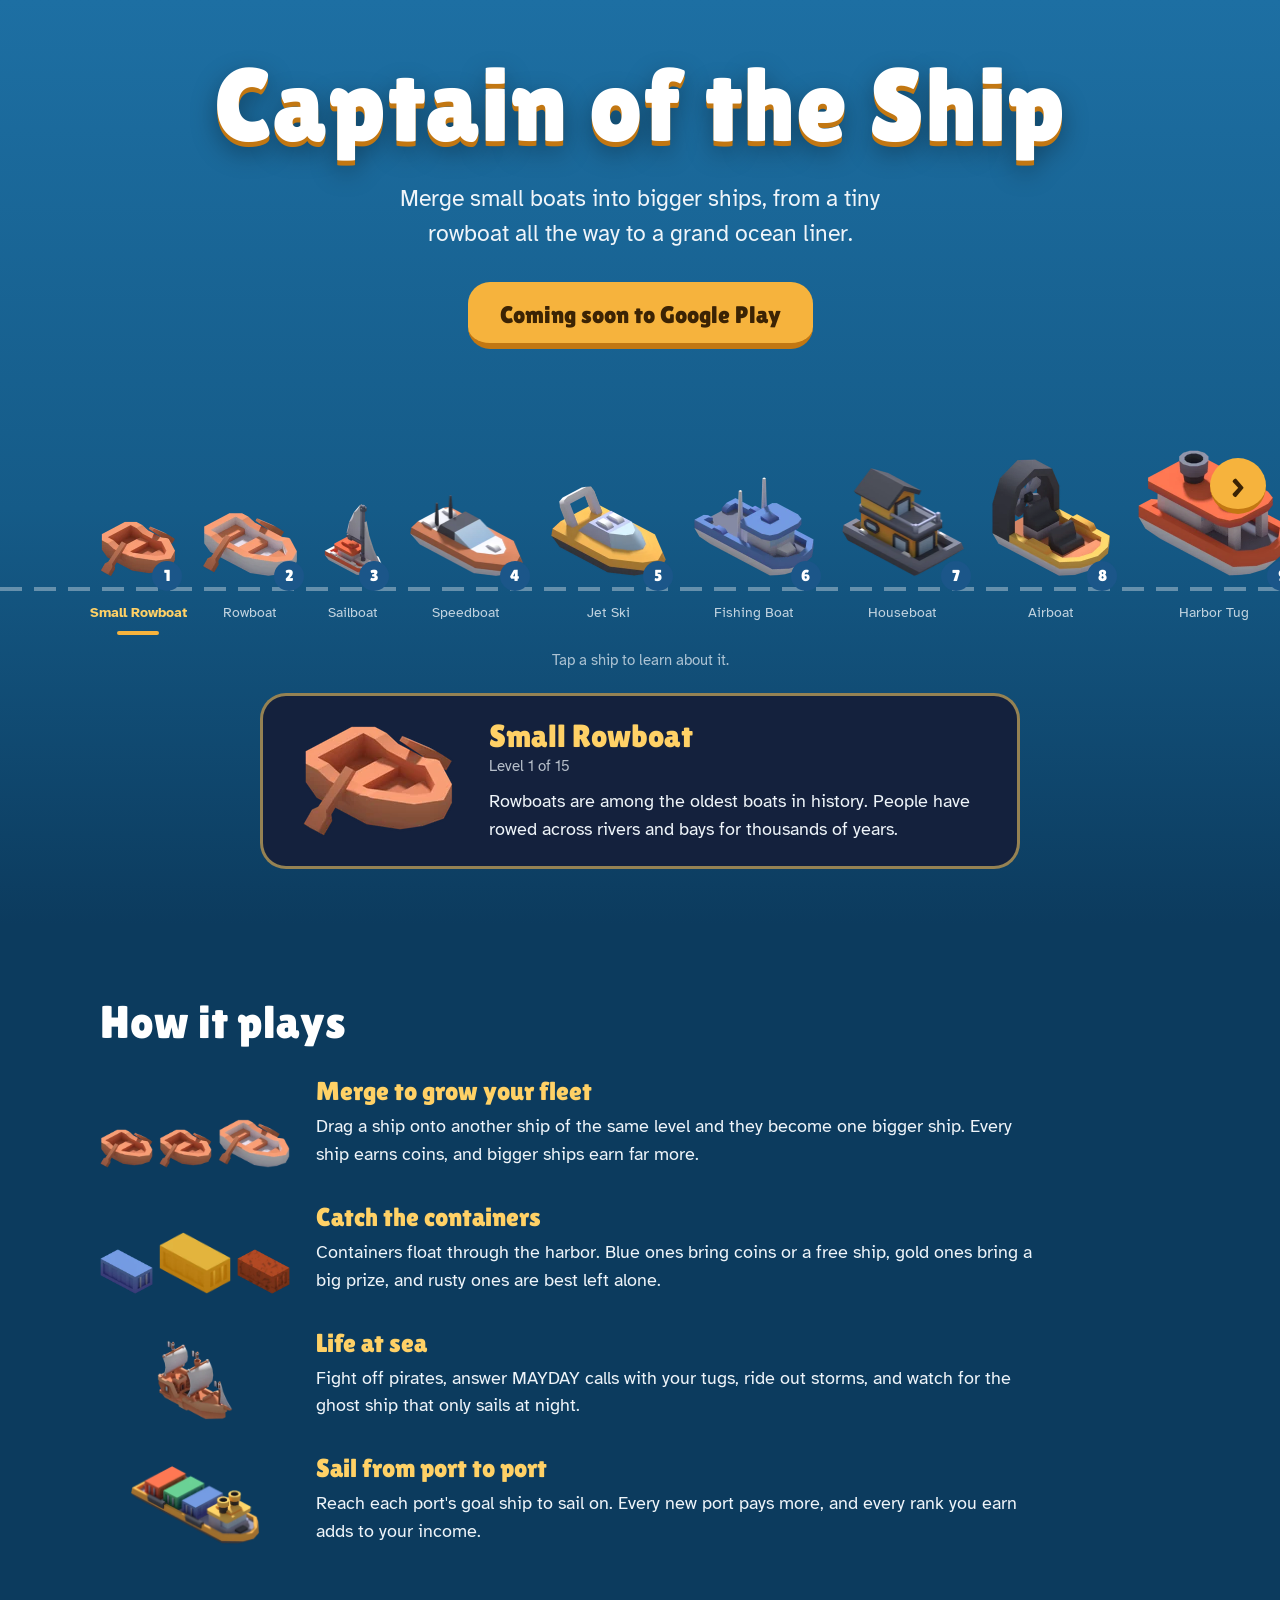
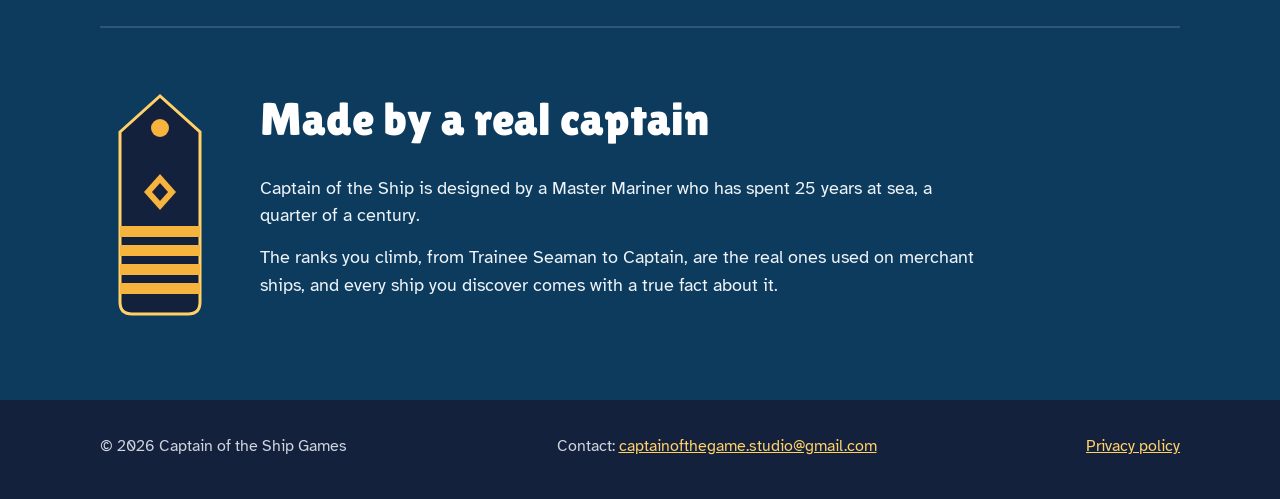
<file: index.html>
<!doctype html>
<html lang="en">
<head>
  <meta charset="utf-8">
  <meta name="viewport" content="width=device-width, initial-scale=1">
  <title>Captain of the Ship</title>
  <meta name="description" content="Captain of the Ship is a merge game for Android. Merge small boats into bigger ships, from a rowboat to a grand ocean liner.">
  <meta name="theme-color" content="#1d6fa3">
  <meta property="og:title" content="Captain of the Ship">
  <meta property="og:description" content="Merge small boats into bigger ships, from a rowboat to a grand ocean liner.">
  <meta property="og:image" content="icon.png">
  <link rel="icon" href="icon.png">
  <link rel="preconnect" href="https://fonts.googleapis.com">
  <link rel="preconnect" href="https://fonts.gstatic.com" crossorigin>
  <link href="https://fonts.googleapis.com/css2?family=Atkinson+Hyperlegible:wght@400;700&family=Lilita+One&display=swap" rel="stylesheet">
  <link rel="stylesheet" href="style.css">
</head>
<body>
  <header class="hero">
    <div class="wrap">
      <h1>Captain of the Ship</h1>
      <p class="pitch">Merge small boats into bigger ships, from a tiny rowboat all the way to a grand ocean liner.</p>
      <span class="button" aria-disabled="true">Coming soon to Google Play</span>
    </div>
    <div class="fleet-wrap">
      <button type="button" class="fleet-arrow prev" aria-label="Show smaller ships">&lsaquo;</button>
      <div class="fleet" aria-label="The fleet, from the smallest boat to the biggest ship">
        <button type="button" class="ship" style="--h: 56px; --n: 1" aria-pressed="false" aria-controls="ship-info">
          <img src="ship_01.webp" alt="" height="56">
          <span class="level" aria-hidden="true">1</span>
          <span class="name">Small Rowboat</span>
        </button>
        <button type="button" class="ship" style="--h: 65px; --n: 2" aria-pressed="false" aria-controls="ship-info">
          <img src="ship_02.webp" alt="" height="65">
          <span class="level" aria-hidden="true">2</span>
          <span class="name">Rowboat</span>
        </button>
        <button type="button" class="ship" style="--h: 74px; --n: 3" aria-pressed="false" aria-controls="ship-info">
          <img src="ship_03.webp" alt="" height="74">
          <span class="level" aria-hidden="true">3</span>
          <span class="name">Sailboat</span>
        </button>
        <button type="button" class="ship" style="--h: 83px; --n: 4" aria-pressed="false" aria-controls="ship-info">
          <img src="ship_04.webp" alt="" height="83">
          <span class="level" aria-hidden="true">4</span>
          <span class="name">Speedboat</span>
        </button>
        <button type="button" class="ship" style="--h: 92px; --n: 5" aria-pressed="false" aria-controls="ship-info">
          <img src="ship_05.webp" alt="" height="92">
          <span class="level" aria-hidden="true">5</span>
          <span class="name">Jet Ski</span>
        </button>
        <button type="button" class="ship" style="--h: 101px; --n: 6" aria-pressed="false" aria-controls="ship-info">
          <img src="ship_06.webp" alt="" height="101">
          <span class="level" aria-hidden="true">6</span>
          <span class="name">Fishing Boat</span>
        </button>
        <button type="button" class="ship" style="--h: 110px; --n: 7" aria-pressed="false" aria-controls="ship-info">
          <img src="ship_07.webp" alt="" height="110">
          <span class="level" aria-hidden="true">7</span>
          <span class="name">Houseboat</span>
        </button>
        <button type="button" class="ship" style="--h: 119px; --n: 8" aria-pressed="false" aria-controls="ship-info">
          <img src="ship_08.webp" alt="" height="119">
          <span class="level" aria-hidden="true">8</span>
          <span class="name">Airboat</span>
        </button>
        <button type="button" class="ship" style="--h: 128px; --n: 9" aria-pressed="false" aria-controls="ship-info">
          <img src="ship_09.webp" alt="" height="128">
          <span class="level" aria-hidden="true">9</span>
          <span class="name">Harbor Tug</span>
        </button>
        <button type="button" class="ship" style="--h: 137px; --n: 10" aria-pressed="false" aria-controls="ship-info">
          <img src="ship_10.webp" alt="" height="137">
          <span class="level" aria-hidden="true">10</span>
          <span class="name">Ocean Tug</span>
        </button>
        <button type="button" class="ship" style="--h: 146px; --n: 11" aria-pressed="false" aria-controls="ship-info">
          <img src="ship_11.webp" alt="" height="146">
          <span class="level" aria-hidden="true">11</span>
          <span class="name">Cargo Ship</span>
        </button>
        <button type="button" class="ship" style="--h: 155px; --n: 12" aria-pressed="false" aria-controls="ship-info">
          <img src="ship_12.webp" alt="" height="155">
          <span class="level" aria-hidden="true">12</span>
          <span class="name">Bulk Carrier</span>
        </button>
        <button type="button" class="ship" style="--h: 164px; --n: 13" aria-pressed="false" aria-controls="ship-info">
          <img src="ship_13.webp" alt="" height="164">
          <span class="level" aria-hidden="true">13</span>
          <span class="name">Container Ship</span>
        </button>
        <button type="button" class="ship" style="--h: 173px; --n: 14" aria-pressed="false" aria-controls="ship-info">
          <img src="ship_14.webp" alt="" height="173">
          <span class="level" aria-hidden="true">14</span>
          <span class="name">Ocean Liner</span>
        </button>
        <button type="button" class="ship" style="--h: 182px; --n: 15" aria-pressed="false" aria-controls="ship-info">
          <img src="ship_15.webp" alt="" height="182">
          <span class="level" aria-hidden="true">15</span>
          <span class="name">Grand Ocean Liner</span>
        </button>
      </div>
      <button type="button" class="fleet-arrow next" aria-label="Show bigger ships">&rsaquo;</button>
    </div>
    <div class="waterline" aria-hidden="true"></div>
    <p class="fleet-hint">Tap a ship to learn about it.</p>
    <div class="wrap">
      <section class="ship-info" id="ship-info" aria-live="polite">
        <img class="info-image" src="ship_01.webp" alt="">
        <div>
          <h2 class="info-name">Small Rowboat</h2>
          <p class="info-level">Level 1 of 15</p>
          <p class="info-fact">Rowboats are among the oldest boats in history. People have rowed across rivers and bays for thousands of years.</p>
        </div>
      </section>
    </div>
  </header>

  <main>
    <section class="play">
      <div class="wrap">
        <h2>How it plays</h2>
        <ul class="log">
          <li>
            <div class="art"><img class="small" src="ship_01.webp" alt=""><img class="small" src="ship_01.webp" alt=""><img class="big" src="ship_02.webp" alt=""></div>
            <div>
              <h3>Merge to grow your fleet</h3>
              <p>Drag a ship onto another ship of the same level and they become one bigger ship. Every ship earns coins, and bigger ships earn far more.</p>
            </div>
          </li>
          <li>
            <div class="art"><img class="small" src="crate.webp" alt=""><img class="big" src="crate_gold.webp" alt=""><img class="small" src="crate_rusty.webp" alt=""></div>
            <div>
              <h3>Catch the containers</h3>
              <p>Containers float through the harbor. Blue ones bring coins or a free ship, gold ones bring a big prize, and rusty ones are best left alone.</p>
            </div>
          </li>
          <li>
            <div class="art"><img src="pirate.webp" alt=""></div>
            <div>
              <h3>Life at sea</h3>
              <p>Fight off pirates, answer MAYDAY calls with your tugs, ride out storms, and watch for the ghost ship that only sails at night.</p>
            </div>
          </li>
          <li>
            <div class="art"><img src="ship_13.webp" alt=""></div>
            <div>
              <h3>Sail from port to port</h3>
              <p>Reach each port's goal ship to sail on. Every new port pays more, and every rank you earn adds to your income.</p>
            </div>
          </li>
        </ul>
      </div>
    </section>

    <section class="captain">
      <div class="wrap">
        <svg viewBox="0 0 120 232" role="img" aria-label="A captain's shoulder board with four gold stripes">
          <path d="M20 44 L60 8 L100 44 L100 214 Q100 226 88 226 L32 226 Q20 226 20 214 Z" fill="#14213d" stroke="#ffd166" stroke-width="3"/>
          <circle cx="60" cy="40" r="9" fill="#f6b33d"/>
          <path d="M60 86 L76 104 L60 122 L44 104 Z" fill="#f6b33d"/>
          <path d="M60 95 L68 104 L60 113 L52 104 Z" fill="#14213d"/>
          <rect x="20" y="138" width="80" height="11" fill="#f6b33d"/>
          <rect x="20" y="157" width="80" height="11" fill="#f6b33d"/>
          <rect x="20" y="176" width="80" height="11" fill="#f6b33d"/>
          <rect x="20" y="195" width="80" height="11" fill="#f6b33d"/>
        </svg>
        <div>
          <h2>Made by a real captain</h2>
          <p>Captain of the Ship is designed by a Master Mariner who has spent 25 years at sea, a quarter of a century.</p>
          <p>The ranks you climb, from Trainee Seaman to Captain, are the real ones used on merchant ships, and every ship you discover comes with a true fact about it.</p>
        </div>
      </div>
    </section>
  </main>

  <footer>
    <div class="wrap">
      <p>&copy; 2026 Captain of the Ship Games</p>
      <p>Contact: <a href="mailto:captainofthegame.studio@gmail.com">captainofthegame.studio@gmail.com</a></p>
      <p><a href="privacy.html">Privacy policy</a></p>
    </div>
  </footer>
  <script>
    // Ship facts come from the game's data file.
    const SHIPS = [{"name": "Small Rowboat", "fact": "Rowboats are among the oldest boats in history. People have rowed across rivers and bays for thousands of years."}, {"name": "Rowboat", "fact": "On older ships, lifeboats were large rowboats. Crews rowed them by hand to carry passengers to safety."}, {"name": "Sailboat", "fact": "A sailboat can travel against the wind by zig-zagging at an angle to it. Sailors call this tacking."}, {"name": "Speedboat", "fact": "At high speed, a speedboat's hull lifts up and skims on top of the water. This is called planing, and it cuts drag."}, {"name": "Jet Ski", "fact": "A jet ski has no outside propeller. A pump sucks water in underneath and blasts it out the back as a powerful jet."}, {"name": "Fishing Boat", "fact": "Many fishing boats use sonar fish finders that send sound pulses down to spot schools of fish below the hull."}, {"name": "Houseboat", "fact": "Houseboats are floating homes. Around 2,500 of them line the canals of Amsterdam, with families living aboard all year."}, {"name": "Airboat", "fact": "An airboat is pushed by a giant air propeller, so it can glide over shallow swamps where a normal propeller would get stuck."}, {"name": "Harbor Tug", "fact": "Harbor tugs are small but mighty. They push and pull ships many times their own size safely alongside the berth."}, {"name": "Ocean Tug", "fact": "Ocean-going tugs can tow oil rigs and disabled ships across entire oceans, sometimes for weeks at a time."}, {"name": "Cargo Ship", "fact": "Many general cargo ships carry their own cranes, so they can load and unload at small ports that have none."}, {"name": "Bulk Carrier", "fact": "Bulk carriers haul loose cargo like iron ore, coal and grain. The largest can carry around 400,000 tonnes in one trip."}, {"name": "Container Ship", "fact": "The biggest container ships carry over 24,000 containers. Lined up end to end, they would stretch more than 140 km."}, {"name": "Ocean Liner", "fact": "Before airliners, ocean liners were the fastest way across the Atlantic. They raced for the Blue Riband, the honor of the fastest crossing."}, {"name": "Grand Ocean Liner", "fact": "The grand liners of the early 1900s had four tall funnels, and often one of them was a dummy, added just to look more powerful."}];

    const fleet = document.querySelector(".fleet");
    const shipButtons = [...fleet.querySelectorAll(".ship")];
    const info = {
      image: document.querySelector(".info-image"),
      name: document.querySelector(".info-name"),
      level: document.querySelector(".info-level"),
      fact: document.querySelector(".info-fact"),
    };

    function showShip(index) {
      const ship = SHIPS[index];
      const number = String(index + 1).padStart(2, "0");
      info.image.src = "ship_" + number + ".webp";
      info.name.textContent = ship.name;
      info.level.textContent = "Level " + (index + 1) + " of " + SHIPS.length;
      info.fact.textContent = ship.fact;
      shipButtons.forEach((button, i) => button.setAttribute("aria-pressed", String(i === index)));
    }

    shipButtons.forEach((button, i) => button.addEventListener("click", () => showShip(i)));
    showShip(0);

    // Arrow buttons move the fleet sideways (shown on computers with a mouse).
    const prev = document.querySelector(".fleet-arrow.prev");
    const next = document.querySelector(".fleet-arrow.next");
    const smooth = window.matchMedia("(prefers-reduced-motion: reduce)").matches ? "auto" : "smooth";

    function slide(direction) {
      fleet.scrollBy({ left: direction * fleet.clientWidth * 0.6, behavior: smooth });
    }
    function updateArrows() {
      prev.disabled = fleet.scrollLeft <= 4;
      next.disabled = fleet.scrollLeft + fleet.clientWidth >= fleet.scrollWidth - 4;
    }
    prev.addEventListener("click", () => slide(-1));
    next.addEventListener("click", () => slide(1));
    fleet.addEventListener("scroll", updateArrows, { passive: true });
    window.addEventListener("resize", updateArrows);
    updateArrows();
  </script>
</body>
</html>
</file>
<file: style.css>
/* Captain of the Ship: game website. Colors match the game. */
:root {
  --sea-top: #1d6fa3;
  --sea-deep: #0c3b5e;
  --navy: #14213d;
  --gold: #f6b33d;
  --gold-edge: #c27712;
  --gold-light: #ffd166;
  --foam: #eef4f9;
  --ink: #23303d;
  --ink-soft: #4d5b69;
  --badge: #1b5689;
  --display: "Lilita One", "Arial Rounded MT Bold", system-ui, sans-serif;
  --body: "Atkinson Hyperlegible", system-ui, -apple-system, "Segoe UI", sans-serif;
}

* { box-sizing: border-box; }

html { -webkit-text-size-adjust: 100%; }

body {
  margin: 0;
  font-family: var(--body);
  font-size: 18px;
  line-height: 1.55;
  color: var(--foam);
  background: var(--sea-deep);
}

img { display: block; max-width: 100%; }

a { color: var(--gold-light); }
a:focus-visible, .button:focus-visible, .fleet:focus-visible {
  outline: 3px solid var(--gold-light);
  outline-offset: 3px;
  border-radius: 6px;
}

.wrap { width: min(1080px, 100% - 32px); margin-inline: auto; }

/* Hero: the harbor ------------------------------------------------------- */

.hero {
  background: linear-gradient(180deg, var(--sea-top) 0%, #155b88 55%, var(--sea-deep) 100%);
  padding: 56px 0 0;
  text-align: center;
  overflow: hidden;
}

.hero h1 {
  font-family: var(--display);
  font-weight: 400;
  font-size: clamp(46px, 10vw, 104px);
  line-height: 0.95;
  letter-spacing: 0.01em;
  margin: 0;
  color: #fff;
  text-shadow: 0 5px 0 var(--gold-edge), 0 10px 26px rgba(0, 0, 0, 0.35);
}

.hero .pitch {
  font-size: clamp(19px, 2.4vw, 23px);
  max-width: 34ch;
  margin: 26px auto 30px;
}

.button {
  display: inline-block;
  font-family: var(--display);
  font-size: 24px;
  color: #3b2304;
  background: var(--gold);
  border-bottom: 6px solid var(--gold-edge);
  border-radius: 22px;
  padding: 14px 32px 10px;
  text-decoration: none;
}
.button[aria-disabled="true"] { cursor: default; }

/* The fleet line: every ship in the game, smallest to biggest, on the water.
   Each ship is a button that shows its facts in the card under the fleet. */
.fleet-wrap { position: relative; margin-top: 46px; }

.fleet {
  display: flex;
  align-items: flex-end;
  gap: 26px;
  overflow-x: auto;
  scroll-snap-type: x proximity;
  padding: 0 max(16px, calc((100vw - 1080px) / 2)) 0;
  scrollbar-width: none;
}
.fleet::-webkit-scrollbar { display: none; }

.ship {
  flex: none;
  scroll-snap-align: center;
  position: relative;
  margin: 0;
  padding: 0 0 64px;
  border: 0;
  background: none;
  font: inherit;
  color: inherit;
  cursor: pointer;
}
.ship img {
  height: var(--h);
  width: auto;
  animation: bob 4.2s ease-in-out infinite;
  animation-delay: calc(var(--n) * -0.35s);
}
.ship .name {
  position: absolute;
  left: -10px; right: -10px; bottom: 18px;
  font-size: 14px;
  white-space: nowrap;
  color: rgba(238, 244, 249, 0.8);
}
.ship .level {
  position: absolute;
  right: -6px;
  bottom: 50px;
  width: 30px; height: 30px;
  border-radius: 50%;
  background: var(--badge);
  color: #fff;
  font: 16px/30px var(--display);
}
.ship:hover .name { color: #fff; }
.ship[aria-pressed="true"] .name { color: var(--gold-light); font-weight: 700; }
.ship[aria-pressed="true"]::after {
  content: "";
  position: absolute;
  left: 22%; right: 22%; bottom: 6px;
  height: 4px;
  border-radius: 2px;
  background: var(--gold);
}
.ship:focus-visible { outline: 3px solid var(--gold-light); outline-offset: 4px; border-radius: 12px; }

/* Arrows only where there is a mouse; phones swipe the fleet. */
.fleet-arrow {
  display: none;
  position: absolute;
  top: calc(50% - 60px);
  z-index: 1;
  width: 56px; height: 56px;
  place-items: center;
  border: 0;
  border-bottom: 5px solid var(--gold-edge);
  border-radius: 50%;
  background: var(--gold);
  color: #3b2304;
  font: 40px/1 var(--display);
  cursor: pointer;
}
.fleet-arrow.prev { left: 14px; }
.fleet-arrow.next { right: 14px; }
.fleet-arrow:disabled { opacity: 0; pointer-events: none; }
.fleet-arrow:focus-visible { outline: 3px solid #fff; outline-offset: 3px; }
@media (hover: hover) and (pointer: fine) {
  .fleet-arrow { display: grid; }
}

.waterline {
  height: 4px;
  margin-top: -54px;
  background: repeating-linear-gradient(90deg, rgba(255, 255, 255, 0.35) 0 22px, transparent 22px 34px);
}
.fleet-hint {
  font-size: 15px;
  color: rgba(238, 244, 249, 0.7);
  margin: 58px 0 20px;
}

/* The ship card under the fleet, styled like the rank card in the game. */
.ship-info {
  display: grid;
  grid-template-columns: 170px 1fr;
  gap: 26px;
  align-items: center;
  max-width: 760px;
  margin: 0 auto 56px;
  padding: 22px 30px;
  text-align: left;
  background: var(--navy);
  border: 3px solid rgba(255, 209, 102, 0.55);
  border-radius: 26px;
}
.ship-info .info-image { max-height: 120px; width: auto; justify-self: center; }
.ship-info .info-name { font-size: 32px; margin: 0; color: var(--gold-light); }
.ship-info .info-level { font-size: 15px; margin: 2px 0 10px; color: rgba(238, 244, 249, 0.75); }
.ship-info .info-fact { margin: 0; max-width: 60ch; }

@keyframes bob {
  0%, 100% { transform: translateY(0) rotate(-0.6deg); }
  50% { transform: translateY(-6px) rotate(0.6deg); }
}
@media (prefers-reduced-motion: reduce) {
  .ship img { animation: none; }
}

/* How it plays ------------------------------------------------------------ */

.play { padding: 72px 0 40px; }

h2 {
  font-family: var(--display);
  font-weight: 400;
  font-size: clamp(32px, 5vw, 46px);
  line-height: 1.1;
  margin: 0 0 30px;
  color: #fff;
}

.log { list-style: none; margin: 0; padding: 0; display: grid; gap: 34px; }
.log li { display: grid; grid-template-columns: 190px 1fr; gap: 26px; align-items: center; }
.log .art { display: flex; align-items: flex-end; justify-content: center; gap: 6px; min-height: 90px; }
.log .art img { width: auto; height: auto; max-height: 80px; max-width: 100%; min-width: 0; }
.log .art img.small { flex: 0 1 28%; }
.log .art img.big { flex: 0 1 38%; }
.log h3 { font-family: var(--display); font-weight: 400; font-size: 26px; line-height: 1.15; margin: 0 0 6px; color: var(--gold-light); }
.log p { margin: 0; max-width: 60ch; }

/* Made by a captain ------------------------------------------------------- */

.captain { padding: 40px 0 80px; }
.captain .wrap {
  display: grid;
  grid-template-columns: 120px 1fr;
  gap: 40px;
  align-items: center;
  border-top: 2px solid rgba(255, 255, 255, 0.14);
  padding-top: 60px;
}
.captain svg { width: 100%; height: auto; }
.captain p { margin: 0 0 14px; max-width: 60ch; }

/* Footer ------------------------------------------------------------------- */

footer {
  background: var(--navy);
  color: rgba(238, 244, 249, 0.85);
  font-size: 16px;
  padding: 34px 0 40px;
}
footer .wrap { display: flex; flex-wrap: wrap; gap: 14px 34px; justify-content: space-between; }
footer p { margin: 0; }

/* Privacy policy page ------------------------------------------------------- */

.doc-page { background: var(--foam); color: var(--ink); }
.doc-head { background: var(--sea-top); color: #fff; padding: 22px 0; }
.doc-head .wrap { max-width: 720px; }
.doc-head a { color: #fff; font-family: var(--display); font-size: 24px; text-decoration: none; }
.doc { padding: 46px 0 70px; }
.doc .wrap { max-width: 720px; }
.doc h1 { font-family: var(--display); font-weight: 400; font-size: clamp(36px, 6vw, 52px); line-height: 1.1; margin: 0 0 8px; color: var(--navy); }
.doc h2 { font-size: 28px; color: var(--navy); margin: 40px 0 10px; }
.doc p, .doc li { color: var(--ink); }
.doc .updated { color: var(--ink-soft); margin: 0 0 26px; }
.doc a { color: #135f94; }
.doc ul { padding-left: 22px; }
.doc li { margin-bottom: 8px; }

/* Small screens ------------------------------------------------------------ */

@media (max-width: 640px) {
  body { font-size: 17px; }
  .hero { padding-top: 40px; }
  .log li { grid-template-columns: 110px 1fr; gap: 16px; }
  .log .art img { max-height: 56px; }
  .captain .wrap { grid-template-columns: 1fr; gap: 24px; }
  .captain svg { width: 84px; }
  .ship-info { grid-template-columns: 88px 1fr; gap: 16px; padding: 18px 18px; }
  .ship-info .info-image { max-height: 70px; }
  .ship-info .info-name { font-size: 26px; }
}
</file>
